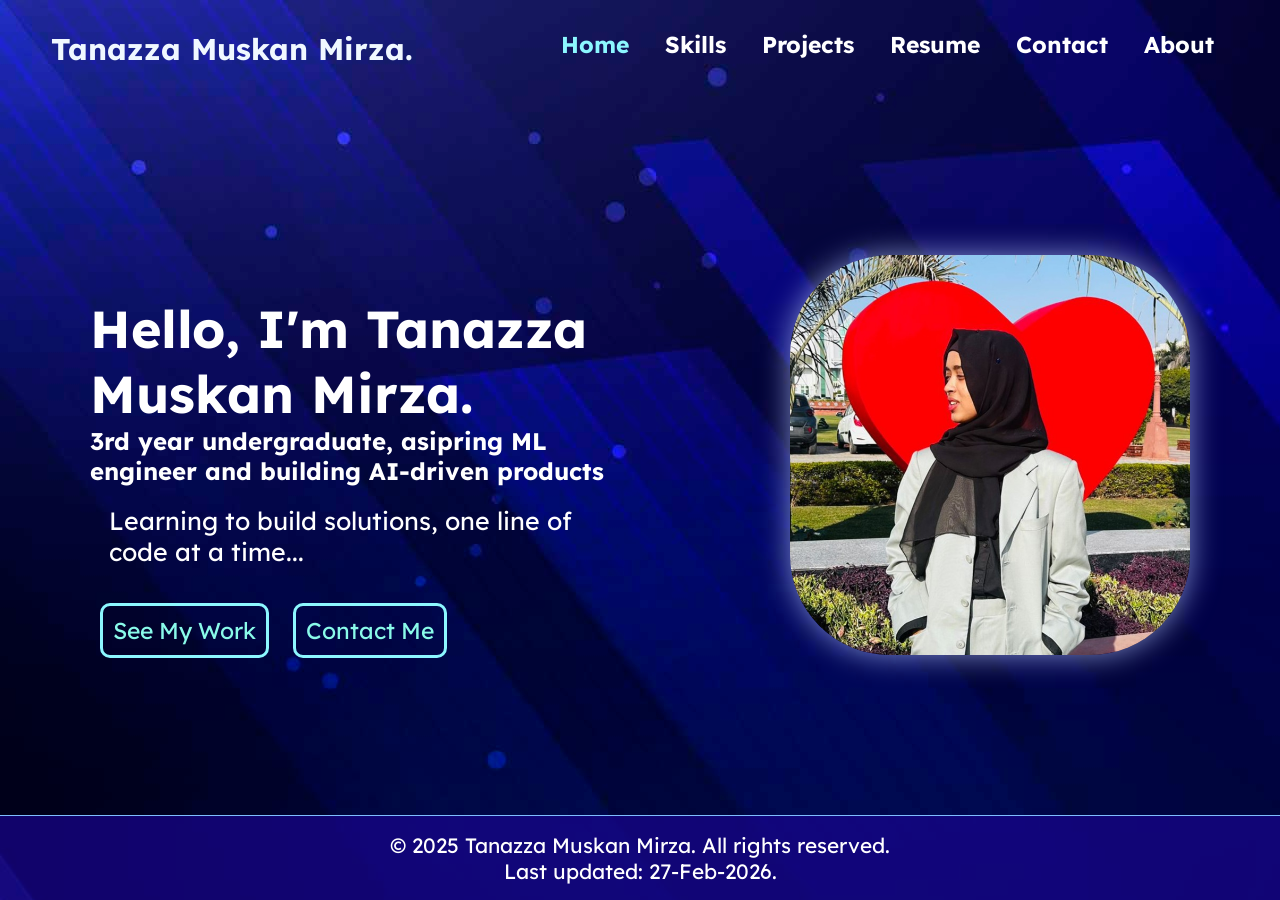
<file: index.html>
<!doctype html>
<html lang="en">
    <head>
        <meta charset="UTF-8">
        <meta name ="viewport" content="width=design-width,">
        <title>Portfolio</title>
        <link rel="stylesheet" href="style.css">
    </head>
    <body>
        <header>
            <a href="index.html" id="name">Tanazza Muskan Mirza.</a>
            <nav class="navbar">
                <a href="index.html" class="current">Home</a>
                <a href="skills.html">Skills</a>
                <a href="projects.html">Projects</a>
                <a href="resume.html">Resume</a>
                <a href="contact.html">Contact</a>
                <a href="about.html">About</a>
            </nav>
        </header>
        <section class="index fade-in">
            <div class="index-content slide_left">
                <h1>Hello, I'm Tanazza Muskan Mirza.</h1>
                <h4 style="font-size: x-large;">3rd year undergraduate, asipring ML engineer and building AI-driven products</h4>
                <p>Learning to build solutions, one line of code at a time...</p>
                <div class="btn-area">
                    <br>
                    <a href="projects.html">See My Work</a>
                    <a href="contact.html">Contact Me</a>
                </div>
            </div>
            <div class="index-logo slide_right">
                <img src="index_main.jpg" alt="Tanazza Muskan Mirza picture" width="400px" height="400px" id="profile_img">
            </div>
        </section>
        <footer>
            &copy; 2025 Tanazza Muskan Mirza. All rights reserved.<br>Last updated: 27-Feb-2026.
        </footer>
    </body>
</html>
</file>
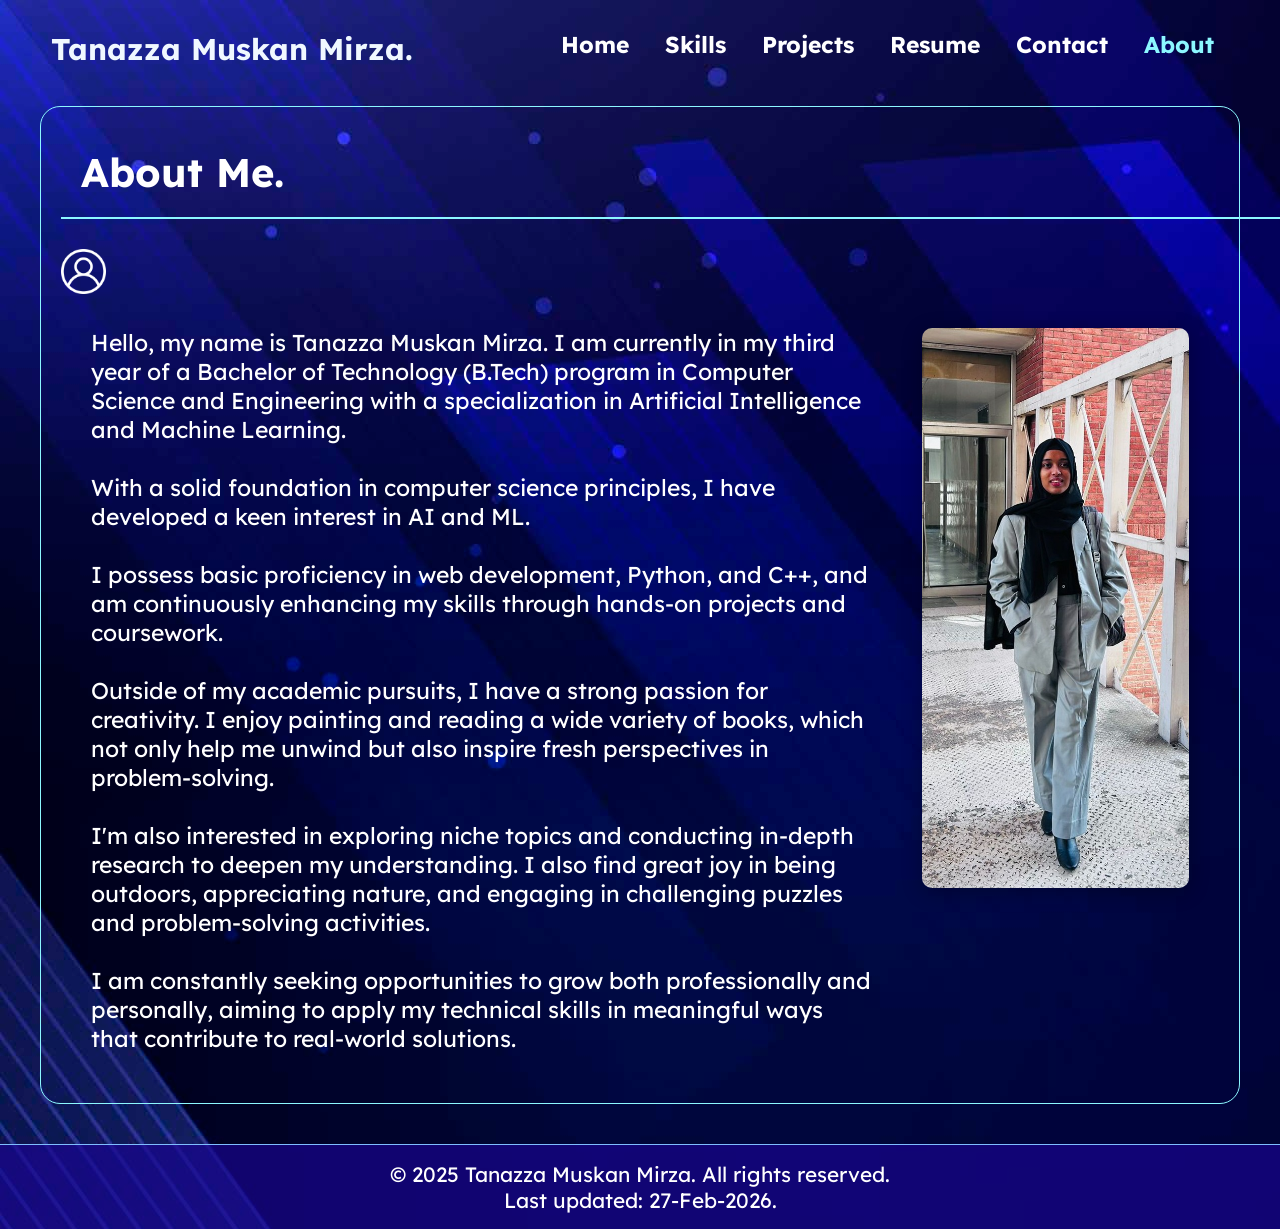
<file: about.html>
<!doctype html>
<html lang="en">
    <head>
        <meta charset="UTF-8">
        <meta name ="viewport" content="width=design-width,">
        <title>Portfolio</title>
        <link rel="stylesheet" href="style.css">
    </head>
    <body>
        <header>
            <a href="index.html" id="name">Tanazza Muskan Mirza.</a>
            <nav class="navbar">
                <a href="index.html">Home</a>
                <a href="skills.html">Skills</a>
                <a href="projects.html">Projects</a>
                <a href="resume.html">Resume</a>
                <a href="contact.html">Contact</a>
                <a href="about.html" class="current">About</a>
            </nav>
        </header>
        <section class="main fade-in slide_left" id="about">
            <h1 class="inline">About Me.</h1>
            <img class="inline" src="about_icon.png" alt="About icon" height="45px" width="45px"style="margin-top:10px"/>
            <div class="about_cont slide_left">
                <p>Hello, my name is Tanazza Muskan Mirza. I am currently in my third year of a Bachelor of Technology (B.Tech) program in Computer Science and Engineering with a specialization in Artificial Intelligence and Machine Learning.<br>
<br>With a solid foundation in computer science principles, I have developed a keen interest in AI and ML.<br>
<br>I possess basic proficiency in web development, Python, and C++, and am continuously enhancing my skills through hands-on projects and coursework.<br>
<br>Outside of my academic pursuits, I have a strong passion for creativity. I enjoy painting and reading a wide variety of books, which not only help me unwind but also inspire fresh perspectives in problem-solving.<br>
<br>I'm also interested in exploring niche topics and conducting in-depth research to deepen my understanding. I also find great joy in being outdoors, appreciating nature, and engaging in challenging puzzles and problem-solving activities.<br>
<br>I am constantly seeking opportunities to grow both professionally and personally, aiming to apply my technical skills in meaningful ways that contribute to real-world solutions. </p>
                <img src="about_profile.jpg" alt="Tanazza Muskan Mirza" class="about_profile "/> 
            </div>
        </section>
        <footer>
            &copy; 2025 Tanazza Muskan Mirza. All rights reserved.<br>Last updated: 27-Feb-2026.
        </footer>
    </body>
</html>
</file>
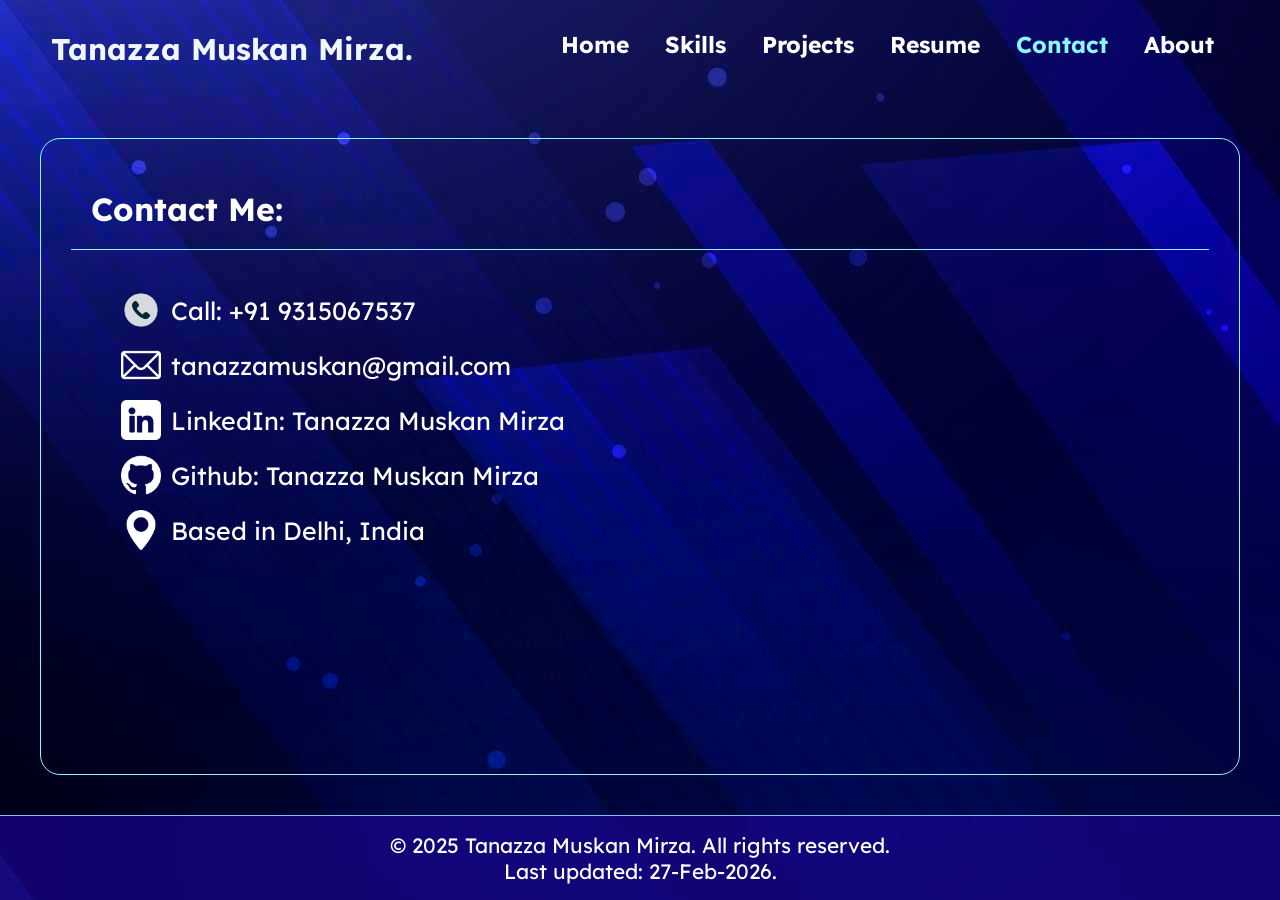
<file: contact.html>
<!doctype html>
<html lang="en">
    <head>
        <meta charset="UTF-8">
        <meta name ="viewport" content="width=design-width,">
        <title>Portfolio</title>
        <link rel="stylesheet" href="style.css">        
    </head>
    <body>
        <header>
            <a href="index.html" id="name">Tanazza Muskan Mirza.</a>
            <nav class="navbar">
                <a href="index.html">Home</a>
                <a href="skills.html">Skills</a>
                <a href="projects.html">Projects</a>
                <a href="resume.html">Resume</a>
                <a href="contact.html" class="current">Contact</a>
                <a href="about.html">About</a>
            </nav>
        </header>
        <section class="contact fade-in main slide_left">
            <div id="contact">
                <h1>Contact Me:</h1>
                <div class="contact-info">
                    <div class="contact-item">
                        <img src="contact_phone.png" alt="Phone Icon">
                        <span>Call: +91 9315067537</span>
                    </div>
                    <div class="contact-item">
                        <img src="contact_mail.png" alt="Email Icon">
                        <a href="https://mail.google.com/mail/?view=cm&fs=1&to=tanazzamuskan@gmail.com" target="_blank">tanazzamuskan@gmail.com</a>
                    </div>
                    <div class="contact-item">
                        <img src="contact_linkedin.png" alt="LinkedIn Icon">
                        <a href="https://www.linkedin.com/in/tanazza-muskan-mirza-8a6424283/" target="_blank">LinkedIn: Tanazza Muskan Mirza</a>
                    </div>
                    <div class="contact-item">
                        <img src="contact_github.png" alt="Github Icon">
                        <a href="https://github.com/tanazzamuskan" target="_blank">Github: Tanazza Muskan Mirza</a>
                    </div>
                    <div class="contact-item">
                        <img src="contact-location.png" alt="Location Icon">
                        <span>Based in Delhi, India</span>
                    </div>
                </div>
            </div>
        </section>
        <footer >
            &copy; 2025 Tanazza Muskan Mirza. All rights reserved.<br>Last updated: 27-Feb-2026.
        </footer>
    </body>
</html>
</file>
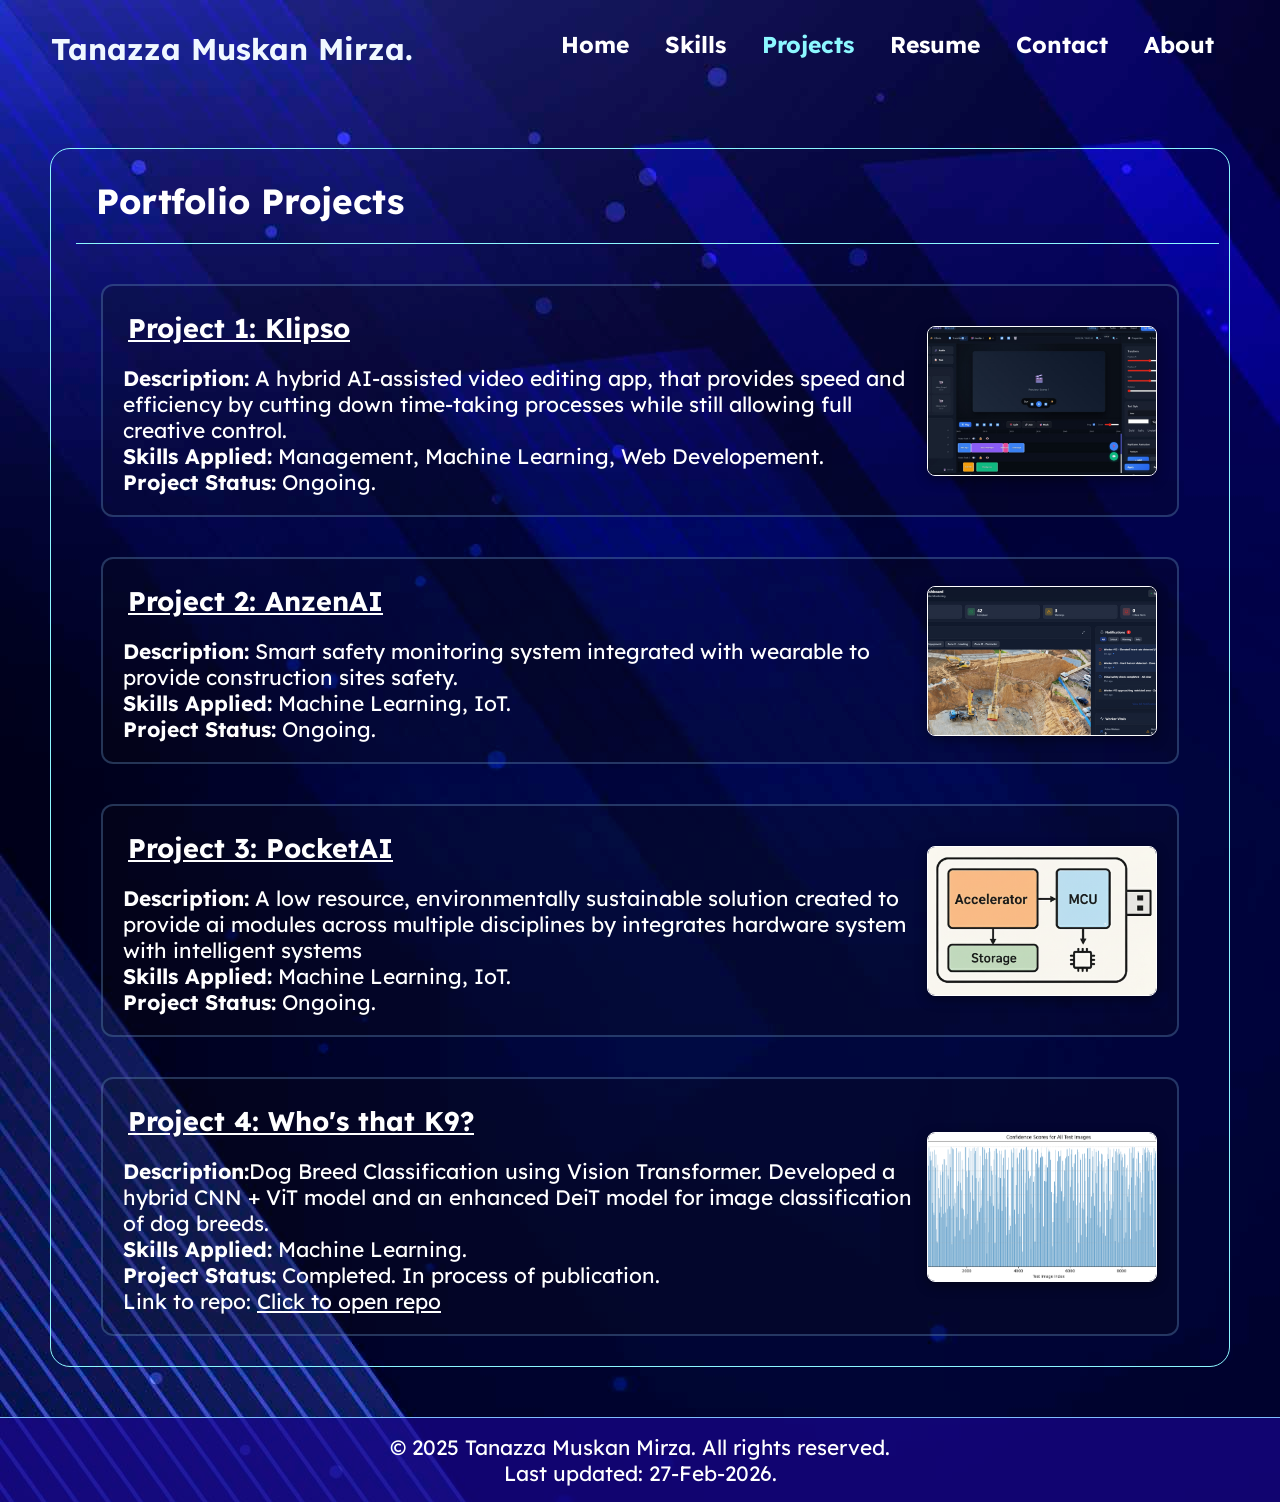
<file: projects.html>
<!doctype html>
<html lang="en">
    <head>
        <meta charset="UTF-8">
        <meta name ="viewport" content="width=design-width,">
        <title>Portfolio</title>
        <link rel="stylesheet" href="style.css">
    </head>
    <body>
        <header>
            <a href="index.html" id="name">Tanazza Muskan Mirza.</a>
            <nav class="navbar">
                <a href="index.html">Home</a>
                <a href="skills.html">Skills</a>
                <a href="projects.html" class="current">Projects</a>
                <a href="resume.html">Resume</a>
                <a href="contact.html">Contact</a>
                <a href="about.html">About</a>
            </nav>
        </header>
        <section class="project fade-in">
            <div class="main">
                <h1>Portfolio Projects</h1>
                <div class="main proj_box slide_left" id="proj">
                    <div class="proj_para">
                        <h3><u>Project 1: Klipso</u></h3>
                        <p><strong>Description:</strong> A hybrid AI-assisted video editing app, that provides speed and efficiency by cutting down time-taking processes while still allowing full creative control.</p>
                        <p><strong>Skills Applied:</strong> Management, Machine Learning, Web Developement.</p>
                        <p><strong>Project Status:</strong> Ongoing.</p>
                    </div>
                    <img src="proj1.png" alt="Klipso Editing Workspace" class="proj_img">
                </div>
                <div class="main proj_box slide_right" id="proj">
                    <div class="proj_para">
                        <h3><u>Project 2: AnzenAI</u></h3>
                        <p><strong>Description:</strong> Smart safety monitoring system integrated with wearable to provide construction sites safety.</p>
                        <p><strong>Skills Applied:</strong> Machine Learning, IoT.</p>
                        <p><strong>Project Status:</strong> Ongoing.</p>
                    </div>
                        <img src="proj2.png" alt="AnzenAI" class="proj_img">
                </div>
                <div class="main proj_box slide_left" id="proj">
                    <div class="proj_para">
                        <h3><u>Project 3: PocketAI</u></h3>
                        <p><strong>Description:</strong> A low resource, environmentally sustainable solution created to provide ai modules across multiple disciplines by integrates hardware system with intelligent systems </p>
                        <p><strong>Skills Applied:</strong> Machine Learning, IoT.</p>
                        <p><strong>Project Status:</strong> Ongoing.</p>
                    </div>
                    <img src="proj3.png" alt="PocketAI" class="proj_img">
                </div>
                <div class="main proj_box slide_left" id="proj">
                    <div class="proj_para">
                        <h3><u>Project 4: Who's that K9?</u></h3>
                        <p><strong>Description:</strong>Dog Breed Classification using Vision Transformer. Developed a hybrid CNN + ViT model and an enhanced DeiT model for image classification of dog breeds. </p>
                        <p><strong>Skills Applied:</strong> Machine Learning.</p>
                        <p><strong>Project Status:</strong> Completed. In process of publication.<br>Link to repo: <a href="https://github.com/tanazzamuskan/Dog_Breed_ClassifierANN">Click to open repo</a></p>
                    </div>
                    <img src="proj4.png" alt="Who's that K9?" class="proj_img">
                </div>
            </div>
        </section>
        <footer>
            &copy; 2025 Tanazza Muskan Mirza. All rights reserved.<br>Last updated: 27-Feb-2026.
        </footer>
    </body>
</html>
</file>
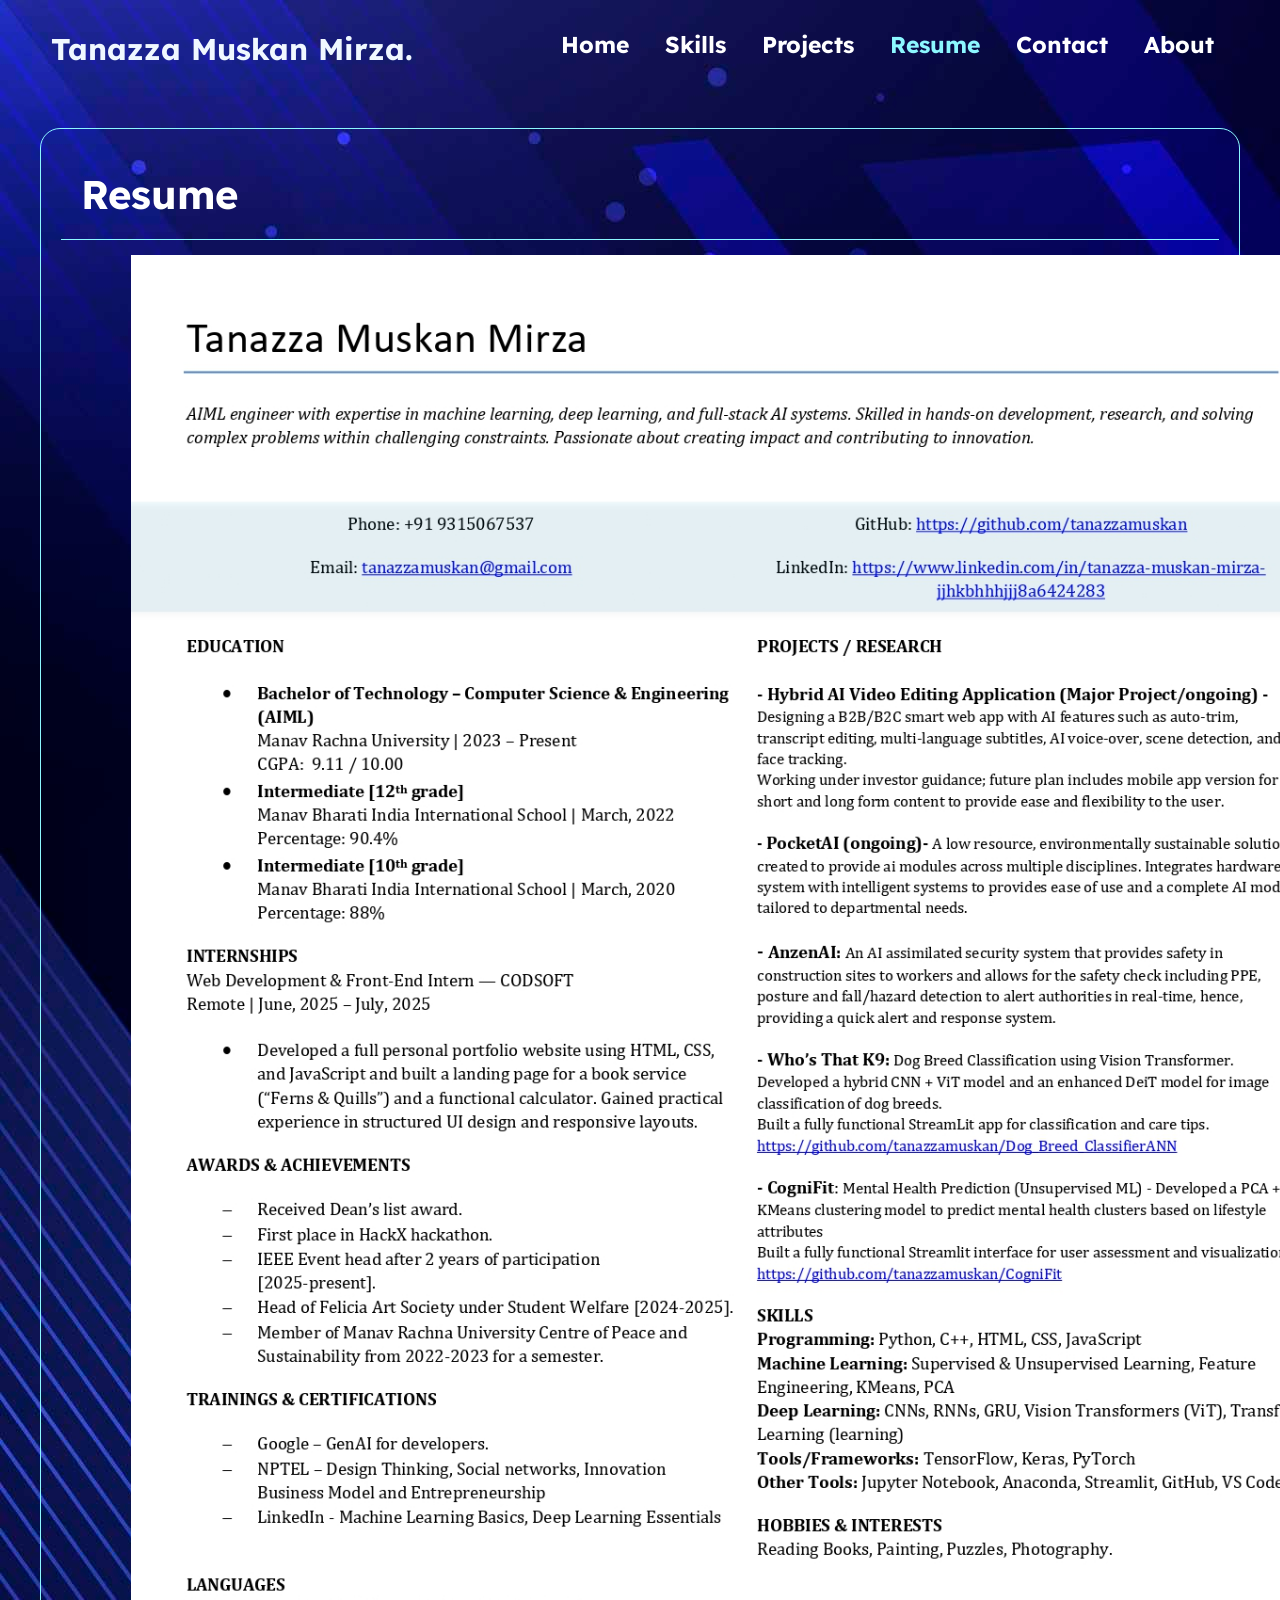
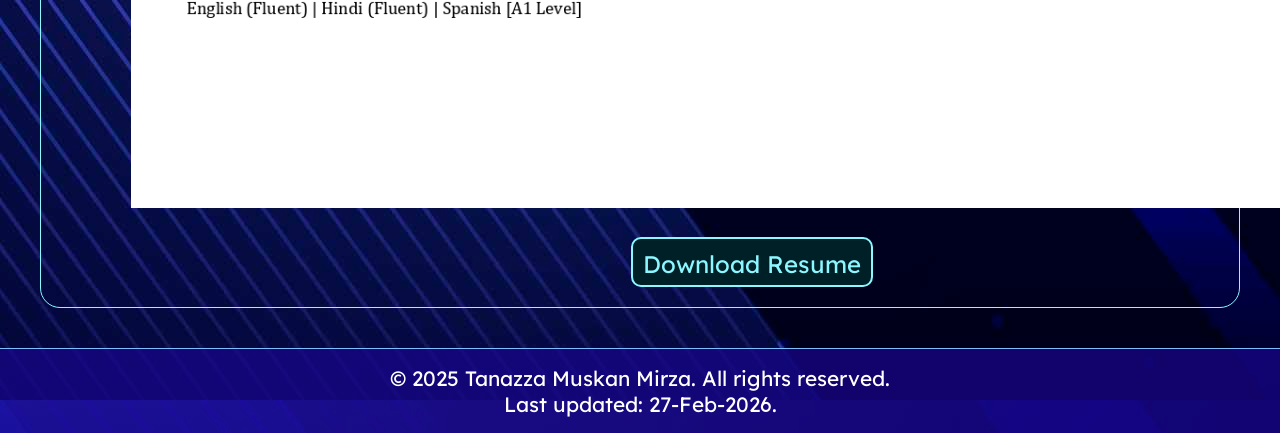
<file: resume.html>
<!doctype html>
<html lang="en">
    <head>
        <meta charset="UTF-8">
        <meta name ="viewport" content="width=design-width,">
        <title>Portfolio</title>
        <link rel="stylesheet" href="style.css">
    </head>
    <body>
        <header>
            <a href="index.html" id="name">Tanazza Muskan Mirza.</a>
            <nav class="navbar">
                <a href="index.html">Home</a>
                <a href="skills.html">Skills</a>
                <a href="projects.html">Projects</a>
                <a href="resume.html" class="current">Resume</a>
                <a href="contact.html">Contact</a>
                <a href="about.html">About</a>
            </nav>
        </header>
        <section id="resume" class="main fade-in">
            <h1>Resume</h1>
            <img src="resume.jpg" width="1200px" class="center slide_left" alt="Resume Image" />
            <a href="resume.pdf" download class="center"><button>Download Resume</button></a><br>
        </section>
        <footer>
            &copy; 2025 Tanazza Muskan Mirza. All rights reserved.<br>Last updated: 27-Feb-2026.
        </footer>
    </body>
</html>
</file>
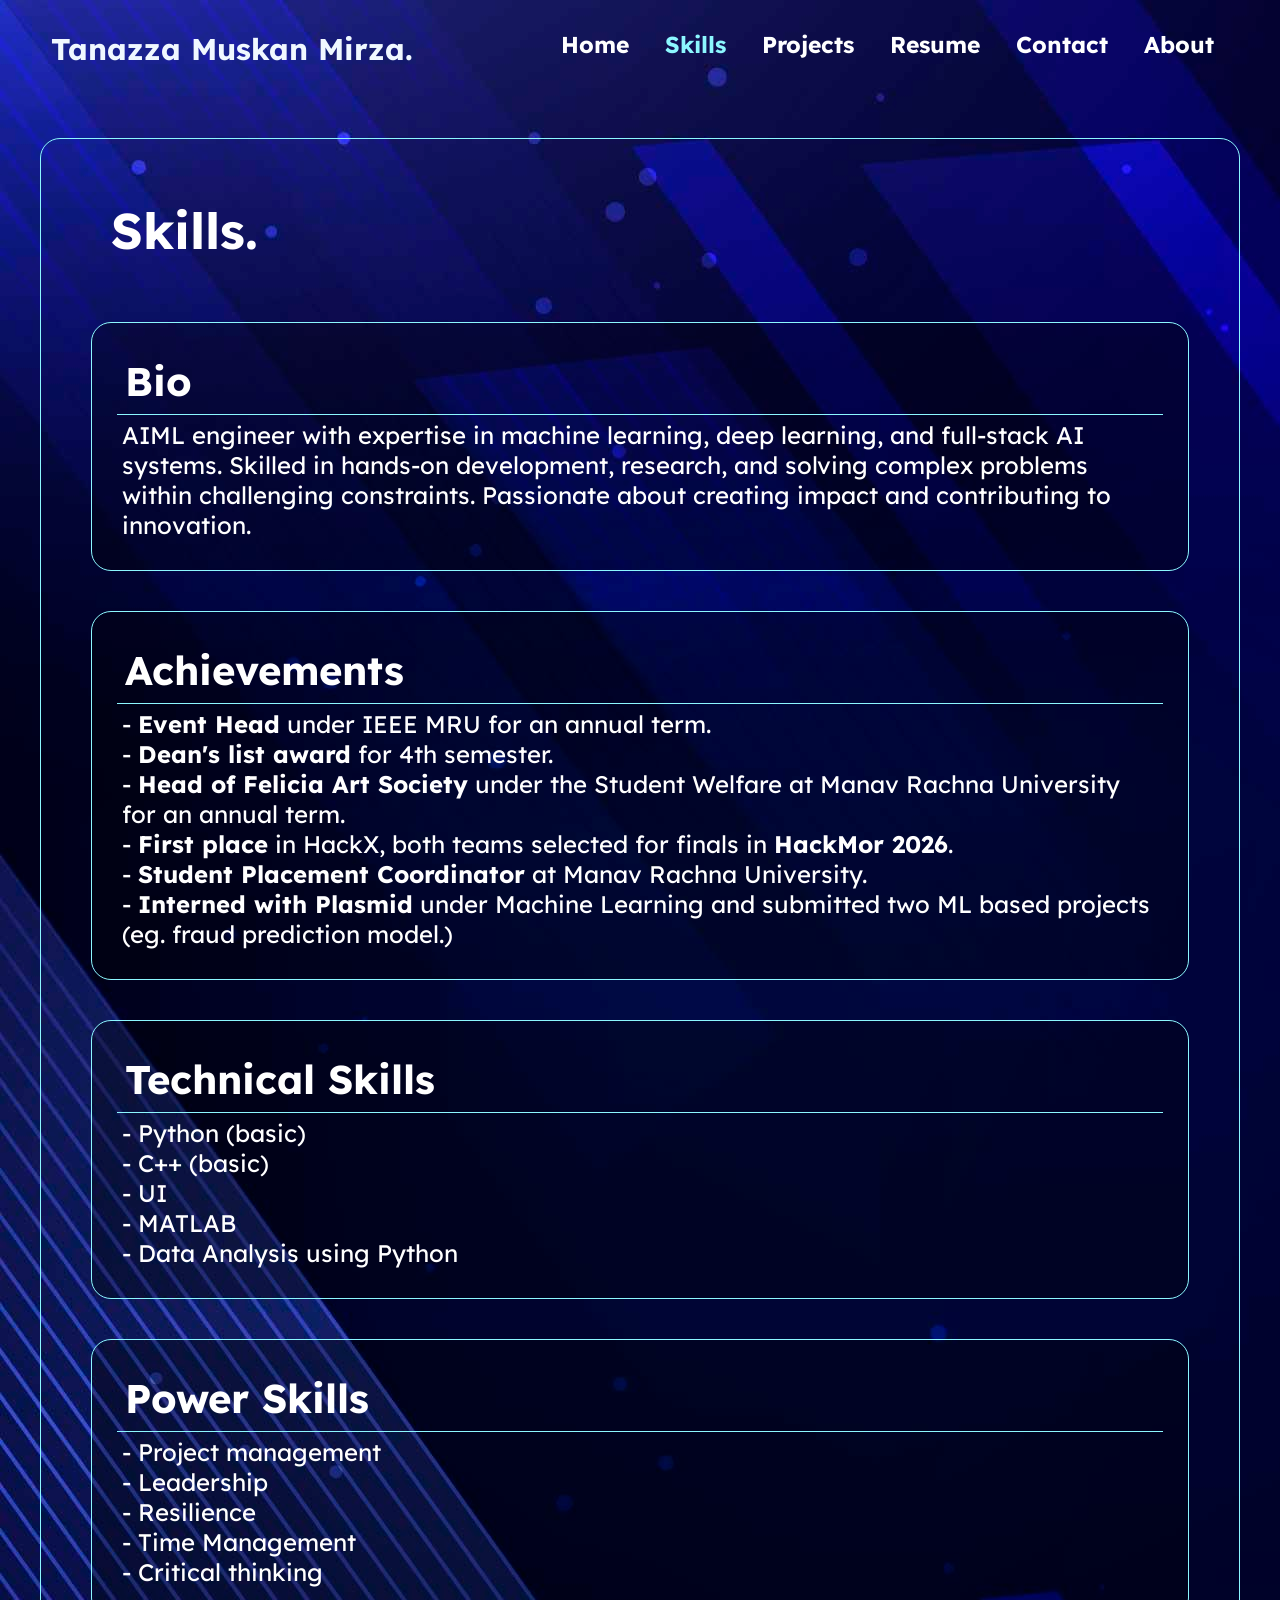
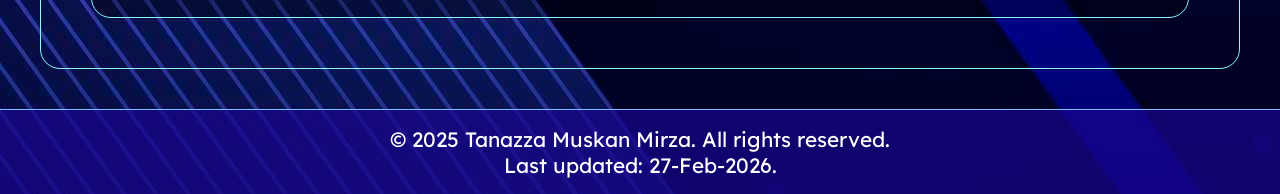
<file: skills.html>
<!doctype html>
<html lang="en">
    <head>
        <meta charset="UTF-8">
        <meta name ="viewport" content="width=design-width,">
        <title>Portfolio</title>
        <link rel="stylesheet" href="style.css">
    </head>
    <body>
        <header>
            <a href="index.html" id="name">Tanazza Muskan Mirza.</a>
            <nav class="navbar">
                <a href="index.html" >Home</a>
                <a href="skills.html" class="current">Skills</a>
                <a href="projects.html">Projects</a>
                <a href="resume.html">Resume</a>
                <a href="contact.html">Contact</a>
                <a href="about.html">About</a>
            </nav>
        </header>
        <section class="main fade-in" id="skills">
            <h1>Skills.</h1>
            <div id="bio" class="main slide_left">
                <h2>Bio</h2> 
                <p>AIML engineer with expertise in machine learning, deep learning, and full-stack AI systems. Skilled in hands-on development, research, and solving complex problems within challenging constraints. Passionate about creating impact and contributing to innovation.</p>
            </div>
            <div id="exp" class="main slide_right">
                <h2>Achievements</h2>
                <p> - <b>Event Head</b> under IEEE MRU for an annual term.<br>
                    - <b>Dean's list award</b> for 4th semester.<br>
                    - <b>Head of Felicia Art Society</b> under the Student Welfare at Manav Rachna University for an annual term.<br>
                    - <b>First place</b> in HackX, both teams selected for finals in <b>HackMor 2026</b>.<br>
                    - <b>Student Placement Coordinator</b> at Manav Rachna University.<br>
                    - <b>Interned with Plasmid</b> under Machine Learning and submitted two ML based projects (eg. fraud prediction model.)<br>
                </p>
            </div>
            <div id="tskills" class="main slide_left">
                <h2>Technical Skills</h2>
                <p> - Python (basic)<br>
                    - C++ (basic)<br>
                    - UI<br>
                    - MATLAB<br>
                    - Data Analysis using Python<br>
                </p>
            </div>
            <div id="pskills" class="main slide_right">
                <h2>Power Skills</h2>
                <p> - Project management<br>
                    - Leadership <br>
                    - Resilience <br>
                    - Time Management <br>
                    - Critical thinking<br>
                </p>
            </div>
        </section>
        <footer>
            &copy; 2025 Tanazza Muskan Mirza. All rights reserved.<br>Last updated: 27-Feb-2026.
        </footer>
    </body>
</html>
</file>
<file: style.css>
@import url('https://fonts.googleapis.com/css2?family=Lexend:wght@100..900&display=swap');

*{
    margin: 0;
    padding: 0;
    font-family: 'Lexend',sans-serif;
    box-sizing:border-box;
    color: rgb(255, 255, 255);
}

html,body{
    height: 100%;
}
body{
    /* background-color: rgb(0, 32, 40); */
    background-image: url(background.jpg);
    display: flex;
    flex-direction: column;
}

.main{
    flex: 1;
}

header{
    top: 0;
    left: 0;
    width: 100%;
    padding: 30px 4%;
    font-size: 23px;
    display: flex;
    justify-content: space-between;
    z-index: 100;
}

.navbar a{
    text-decoration: none;
    padding: 15px;
    font-weight: bold;
    transition: .5s;
}

.navbar a:hover, .navbar a.current{
    color: rgb(140, 247, 255);
    font-weight: bold;
}

#name{
    font-size: 30px;
    color:aliceblue;
    text-decoration: none;
    font-weight: bolder;
    transition: 1.2s;
}

.main{
    margin: 40px;
    align-items: center;
    border: solid rgb(140, 247, 255) 1px;
    border-radius: 20px;
    padding: 10px;
}

.index{
    height: 80vh;
    display: flex;
    align-items: center;
    padding:0 7%;
}

.index-content{
    margin-top:50px;
    max-width: 750px;
}

.index-content h1{
    font-size:52px;
}

.index-content h3{
    font-size:37px;
}
.index-content p{
    font-size:25px;
    padding: 6px;
    margin-top: 13px;
    margin-left: 13px;
}

#profile_img{
    border-radius: 100px;
    box-shadow: 0 0 30px #aebff9b9;
}

.btn-area a{
    display: inline-flex;
    font-size: 23px;
    margin: 10px;
    text-decoration: none;
    color: rgb(137, 250, 233);
    border: solid rgb(140, 247, 255) 3px;
    padding: 10px;
    border-radius: 10px;
    transition: .5s;
}

.btn-area a:hover{
    background-color: rgb(140, 247, 255);
    color: rgb(0, 32, 40);
    box-shadow: 0 0 20px rgb(78, 135, 239);
}

.index-logo img{
    margin-left: 150px;}

#about{
    margin-top: 8px;
    padding: 20px;
}

#about h1{
    padding: 20px;
    width: 1260px;
    font-size: 40px;
    border-bottom: solid rgb(140, 247, 255) 2px;
    margin-bottom: 20px;
}

#about p{
    padding: 30px;
    font-size: 23px;
}

.about_cont{
    display: flex;
    /* align-items: flex-start; */
    gap:20px;
}

.about_profile{
    width: 300px;
    height: 560px;
    border-radius: 10px;
    box-shadow: 0 4px 20px rgba(0, 0, 0, 0.3);
    margin-top: 30px;
    margin-right: 30px;
}

.inline{
    display:inline-flex;
}

#resume{
    margin-top:30px;
    padding:20px;
}

#resume h1{
    font-size: 40px;
    border-bottom: 1px solid rgb(140, 247, 255) ;
    padding: 20px;
}

#resume button{
    margin-left: 500px;
    margin-top: 10px;
    border: solid rgb(140, 247, 255) 2px;
    border-radius: 10px;
    height: 50px;
    color:rgb(140, 247, 255);
    background-color: rgb(0, 32, 40);
    font-size: x-large;
    padding: 10px;
}

#resume button:hover{
    margin-left: 500px;
    margin-top: 10px;
    background-color:  rgb(140, 247, 255);
    border-radius: 10px;
    height: 50px;
    color: rgb(0, 32, 40);
    font-size: x-large;
    padding: 10px;
    transition: 0.7s;
}

.center{
    margin: 15px;
    margin-left: 70px;
}

#contact h1 {
    margin: 20px;
    font-size: xx-large;
    padding: 20px;
    border-bottom: solid rgb(140, 247, 255) 1px;
}

.contact-info {
    padding: 20px;
    display: flex;
    flex-direction: column;
    gap: 15px;
    margin: 20px;
    margin-left: 50px;
}

.contact-item {
    display: flex;
    align-items: center;
    font-size: 25px;
}

.contact-item img {
    width: 40px;
    height: 40px;
    margin-right: 10px;
}

.contact-item a {
    color: white;
    text-decoration: none;
}

.contact-item a:hover {
    color: rgb(140, 247, 255);
    text-decoration: underline;
}

#skills h1{
    margin:30px 0px 0px 40px;
    padding: 20px;
    font-size: 50px;
}

#skills .main{
    padding: 25px;
    background-color: rgba(0, 0, 0, 0.329);
}

#skills .main h2{
    font-size: 40px;
    padding:8px;
    border-bottom: solid rgb(140, 247, 255) 1px;
}

#skills .main p{
    font-size: x-large;
    padding: 5px;
}

#proj h3{
    font-size: 27px;
}

#proj p{
    font-size: 21px;
}

.project{
    padding: 10px;
}

.project h1{
    border-bottom: solid rgb(140, 247, 255) 1px;
    font-size: 35px;
    margin-left: 15px;
    padding: 20px;
}

.project a:hover{
    color: aquamarine;
}

footer{
    bottom: 0px;
    left: 0px;
    right: 0px;
    border-top: solid rgb(127, 189, 255) 1px;
    margin: 0px;
    background-color: rgba(26, 5, 144, 0.685);
    text-align: center; 
    padding: 1rem 0; 
    font-size: 1.3rem; 
    color: #ffffff;
}

.proj_box{
    display: flex;
    gap: 10px;
    border: 2px solid rgba(117, 170, 226, 0.3);
    border-radius: 12px;
    padding: 20px;
    margin-bottom: 20px;
    background: rgba(14, 14, 14, 0.217); 
}

.proj_para{
    flex: 1;
}

.proj_para h3{
    margin: 5px;
    margin-bottom: 20px;
}

.proj_img{
    width: 230px;
    height: 150px;
    object-fit: cover;  
    border-radius: 8px;
    box-shadow: 0 4px 12px rgba(0, 0, 0, 0.4);
    border: solid 1px white;
}

.proj_img:hover, .about_profile:hover {
    transform: scale(1.2);
    transition: transform 0.3s ease-in-out;
}

.fade-in {
    opacity: 0;
    animation: fadeIn 1s ease-in forwards;
}

@keyframes fadeIn {
    to {
        opacity: 1;
    }
}

.slide_left{
    animation: slideLeft 0.6s ease-out forwards;
}

@keyframes slideLeft{
    from{
        transform: translateX(-40px);
        opacity: 0;
    }
    to{
        transform: translateX(0);
        opacity: 1;
    }
}

.slide_right{
    animation: slideRight 0.6s ease-out forwards;
}

@keyframes slideRight{
    from{
        transform: translateX(40px);
        opacity: 0;
    }
    to{
        transform: translateX(0);
        opacity: 1;
    }
}
</file>
